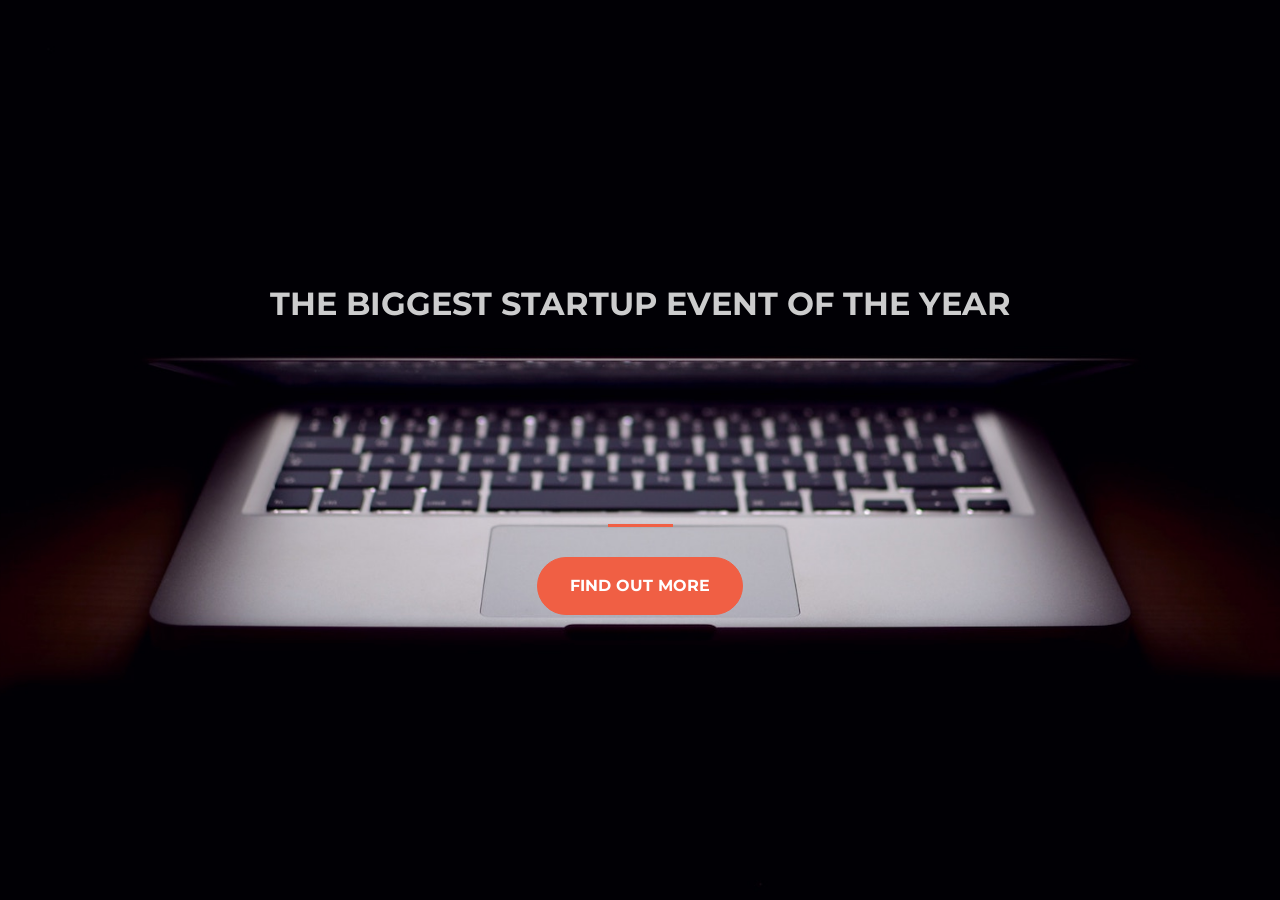
<file: index.html>
<!DOCTYPE html>
<html>
  <head>
    <title>Startup</title>

    <!-- Google Fonts -->
    <link href="https://fonts.googleapis.com/css?family=Montserrat" rel="stylesheet">

    <!-- Note that the below Bootstrap file is a specific version. If you grab the most
    current from Bootstrap website, you will see the button grow transition being a lot faster
    than in my video. Use whichever style sheet you like best! -->
    <!-- Bootstrap CSS from a CDN. This way you don't have to include the bootstrap file yourself -->
    <link rel="stylesheet" href="https://maxcdn.bootstrapcdn.com/bootstrap/4.0.0/css/bootstrap.min.css" integrity="sha384-Gn5384xqQ1aoWXA+058RXPxPg6fy4IWvTNh0E263XmFcJlSAwiGgFAW/dAiS6JXm" crossorigin="anonymous">

    <!-- My own stylesheet -->
    <link href="style.css" rel="stylesheet">
  </head>
  <body>
    <header class="startup text-center text-white d-flex">
      <div class="container my-auto">
        <div class="row">
          <div class="col-lg-12 my-auto">
            <h1 class="text-uppercase faded">
              <strong>the biggest startup event of the year</strong>
            </h1>
            <hr>
          </div>
          <div class="col-lg-12 my-auto">
			          	<!-- Begin Mailchimp Signup Form -->
			<link href="//cdn-images.mailchimp.com/embedcode/classic-10_7.css" rel="stylesheet" type="text/css">
			<style type="text/css">
				#mc_embed_signup{clear:left; font:14px Helvetica,Arial,sans-serif; }
				/* Add your own Mailchimp form style overrides in your site stylesheet or in this style block.
				   We recommend moving this block and the preceding CSS link to the HEAD of your HTML file. */
			</style>
			<div id="mc_embed_signup">
			<form action="https://gmail.us20.list-manage.com/subscribe/post?u=5b8f1b76ee02eb438706ce073&amp;id=a57b036c00" method="post" id="mc-embedded-subscribe-form" name="mc-embedded-subscribe-form" class="validate" target="_blank" novalidate>
			    <div id="mc_embed_signup_scroll">
					<div class="response" id="mce-error-response" style="display:none"></div>
					<div class="response" id="mce-success-response" style="display:none"></div>
				</div>    <!-- real people should not fill this in and expect good things - do not remove this or risk form bot signups-->
			    <div style="position: absolute; left: -5000px;" aria-hidden="true"><input type="text" name="b_5b8f1b76ee02eb438706ce073_a57b036c00" tabindex="-1" value=""></div>
			    <div class="clear"><input type="submit" value="Find out more" name="subscribe" id="mc-embedded-subscribe" class="btn btn-primary btn-xl"></div>
			    </div>
			</form>
			</div>
			<script type='text/javascript' src='//s3.amazonaws.com/downloads.mailchimp.com/js/mc-validate.js'></script><script type='text/javascript'>(function($) {window.fnames = new Array(); window.ftypes = new Array();fnames[0]='EMAIL';ftypes[0]='email';fnames[1]='FNAME';ftypes[1]='text';fnames[2]='LNAME';ftypes[2]='text';fnames[3]='ADDRESS';ftypes[3]='address';fnames[4]='PHONE';ftypes[4]='phone';fnames[5]='BIRTHDAY';ftypes[5]='birthday';}(jQuery));var $mcj = jQuery.noConflict(true);</script>
			<!--End mc_embed_signup-->
          
          </div>
        </div>
      </div>
    </header>

  </body>

</html>
</file>
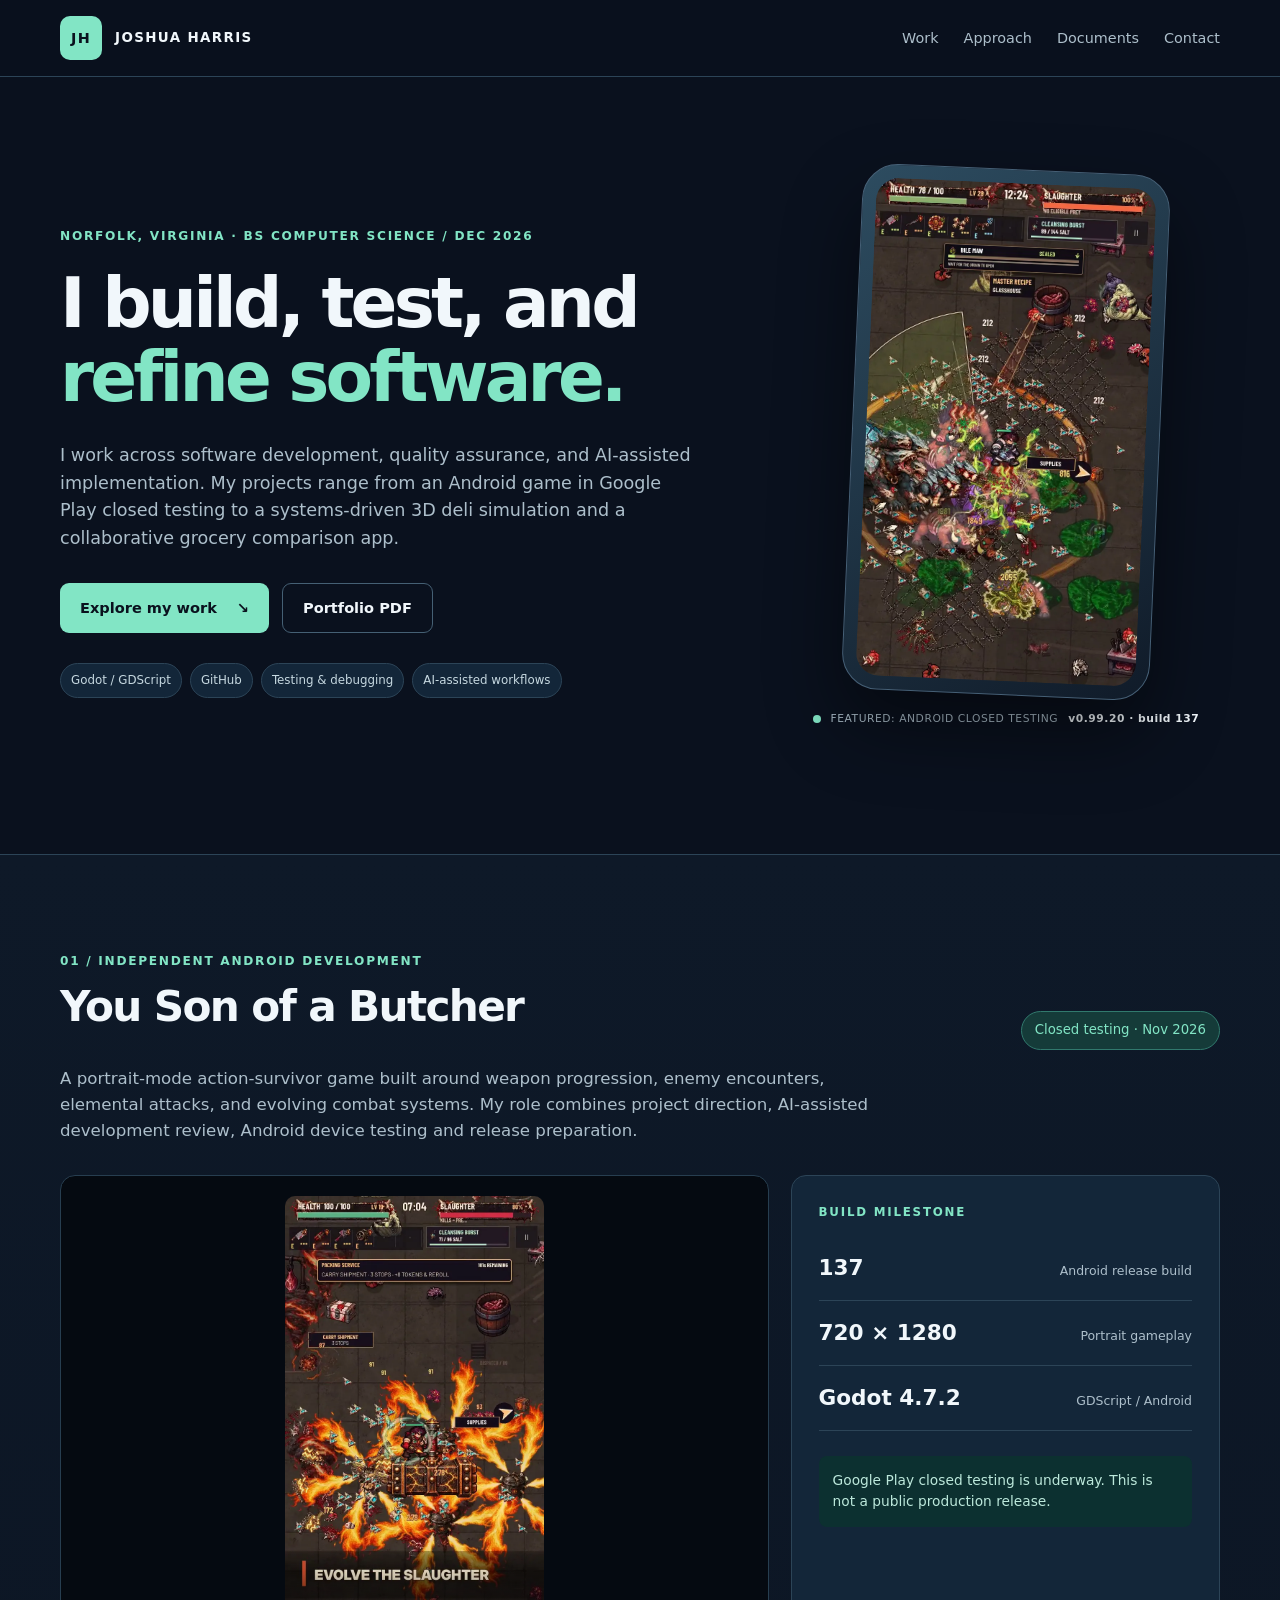
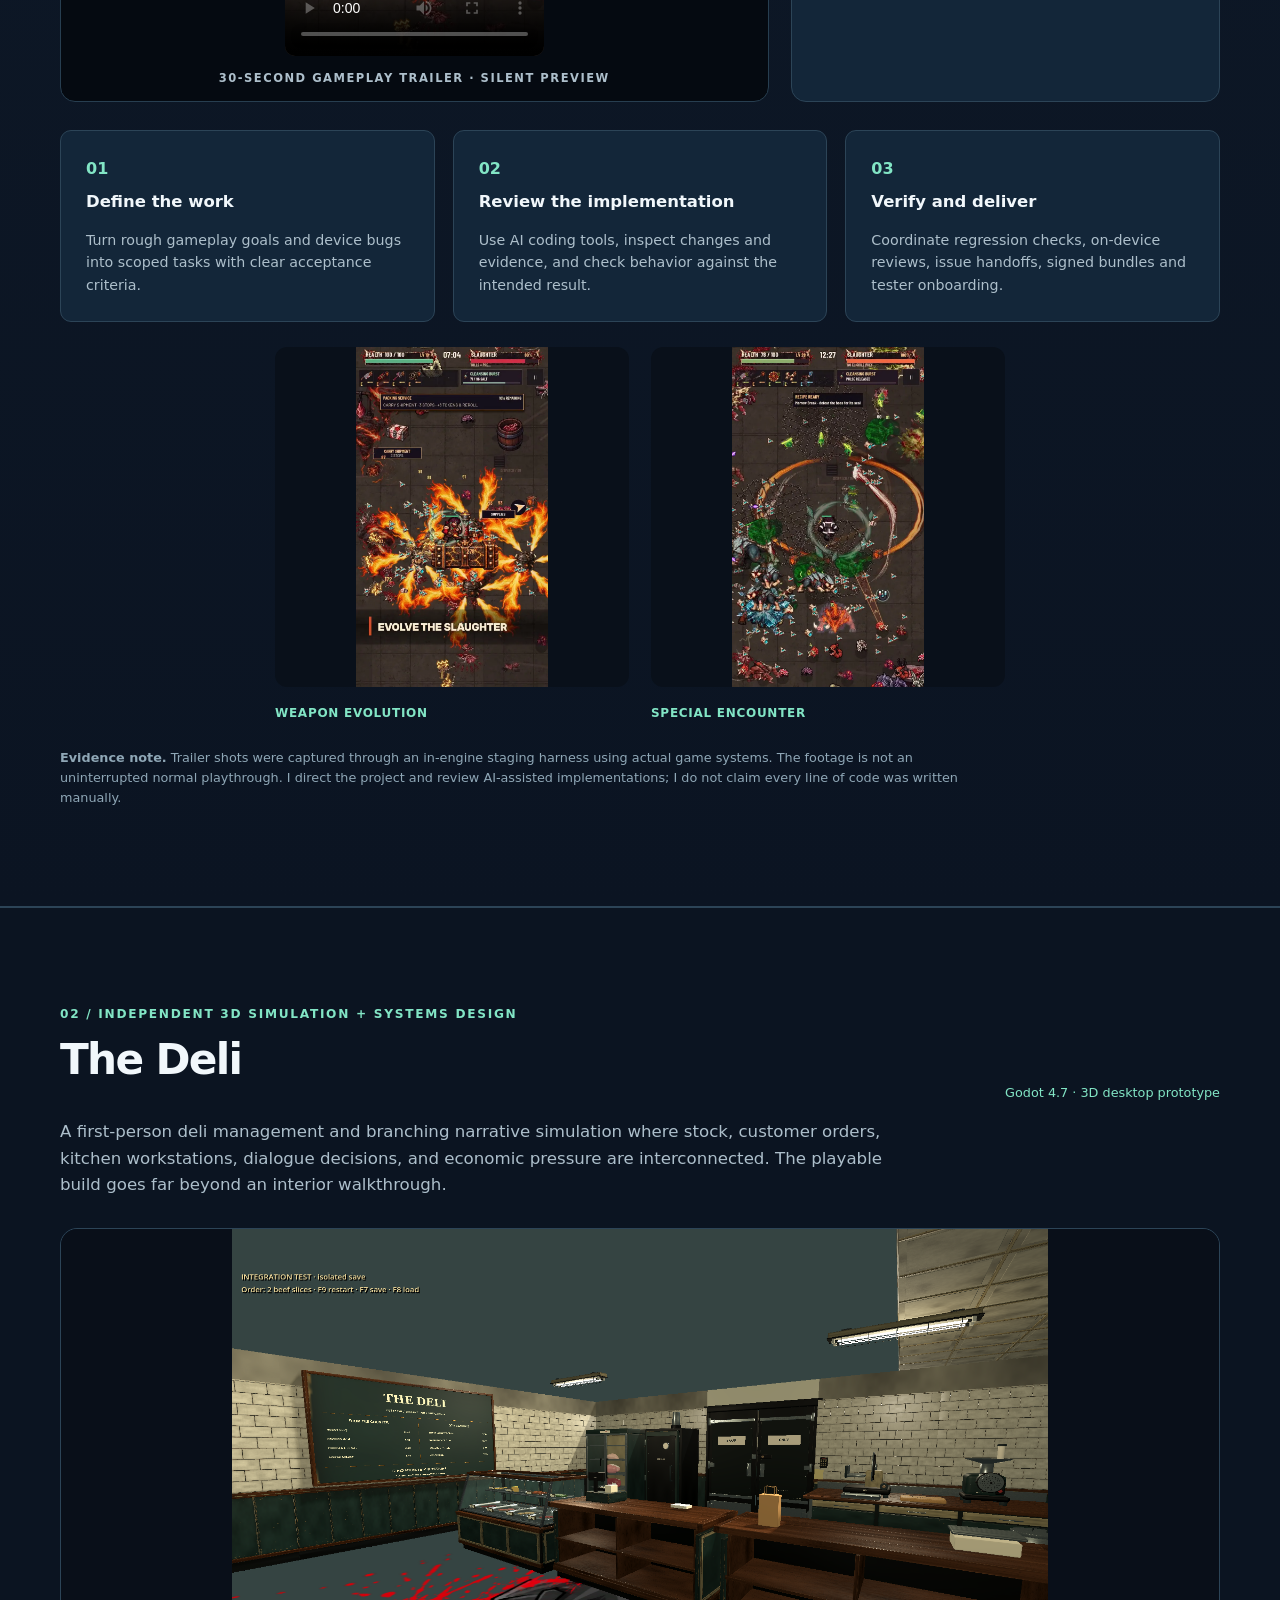
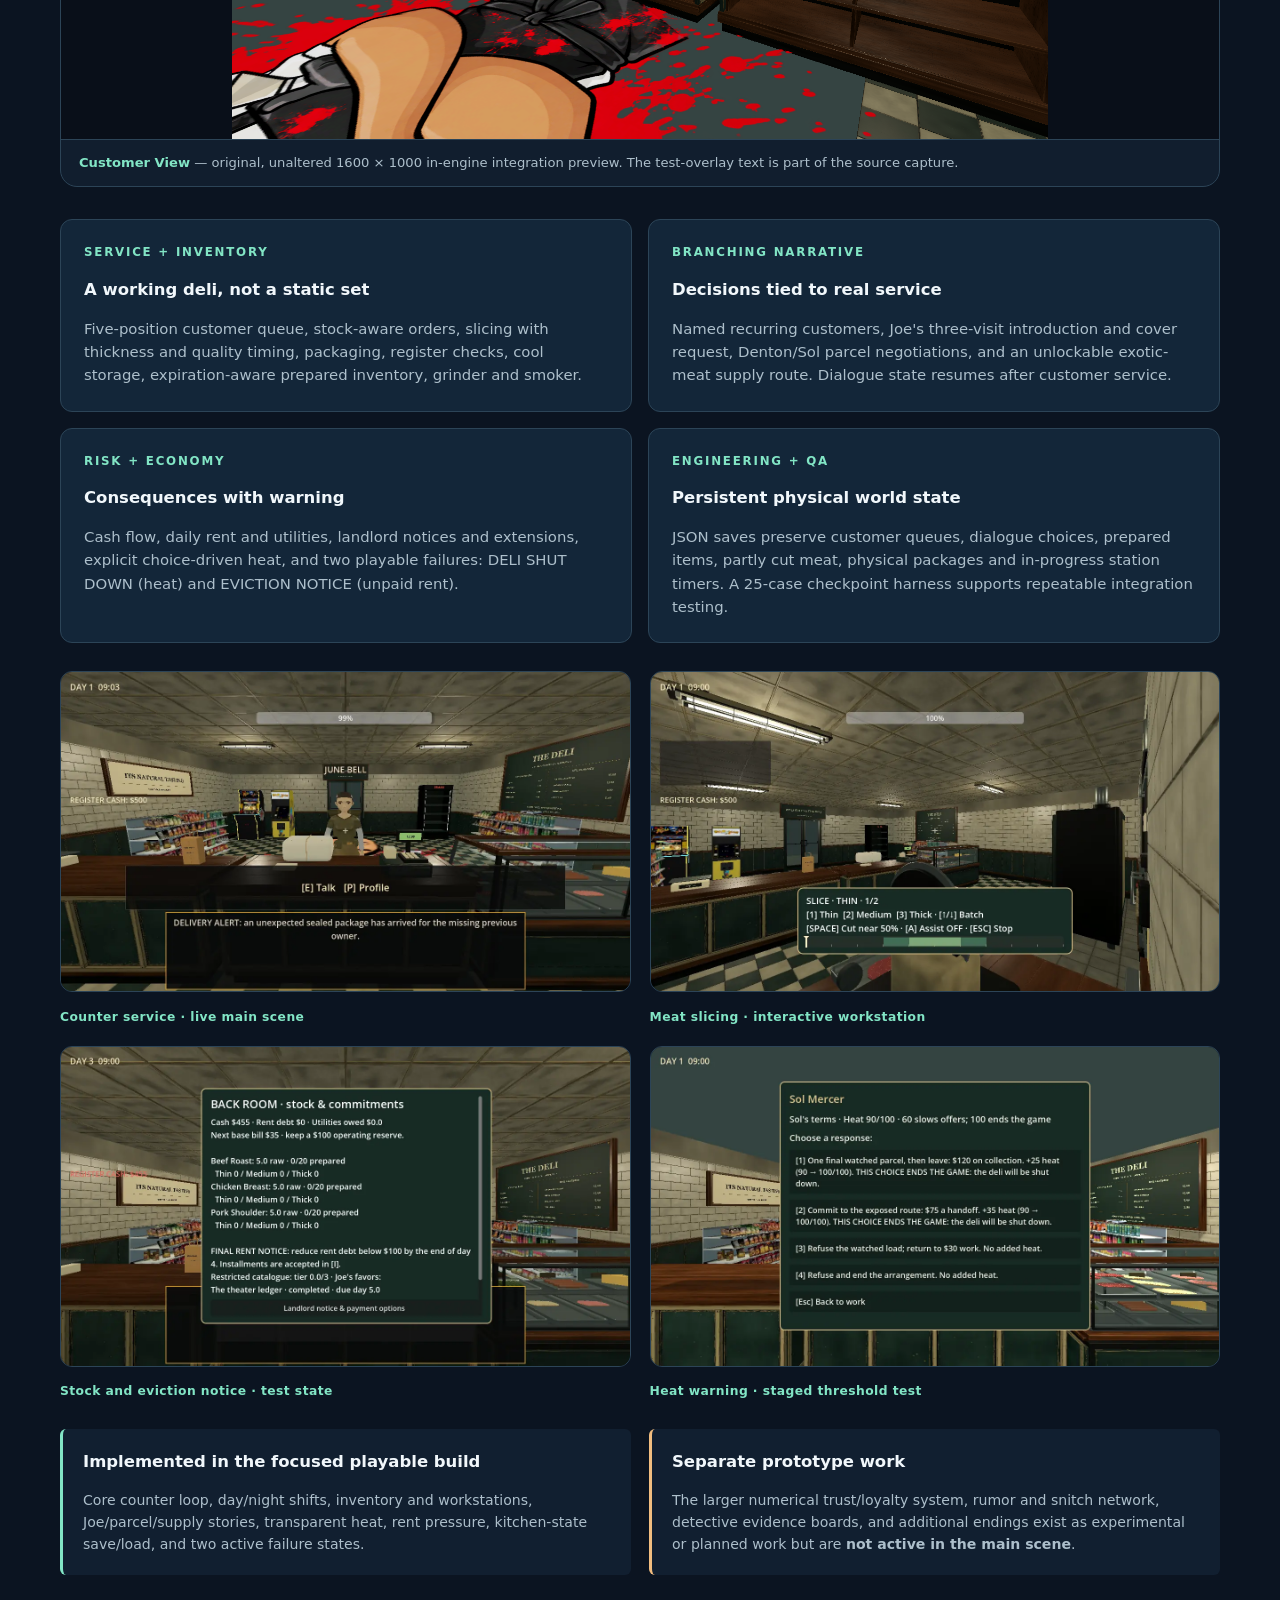
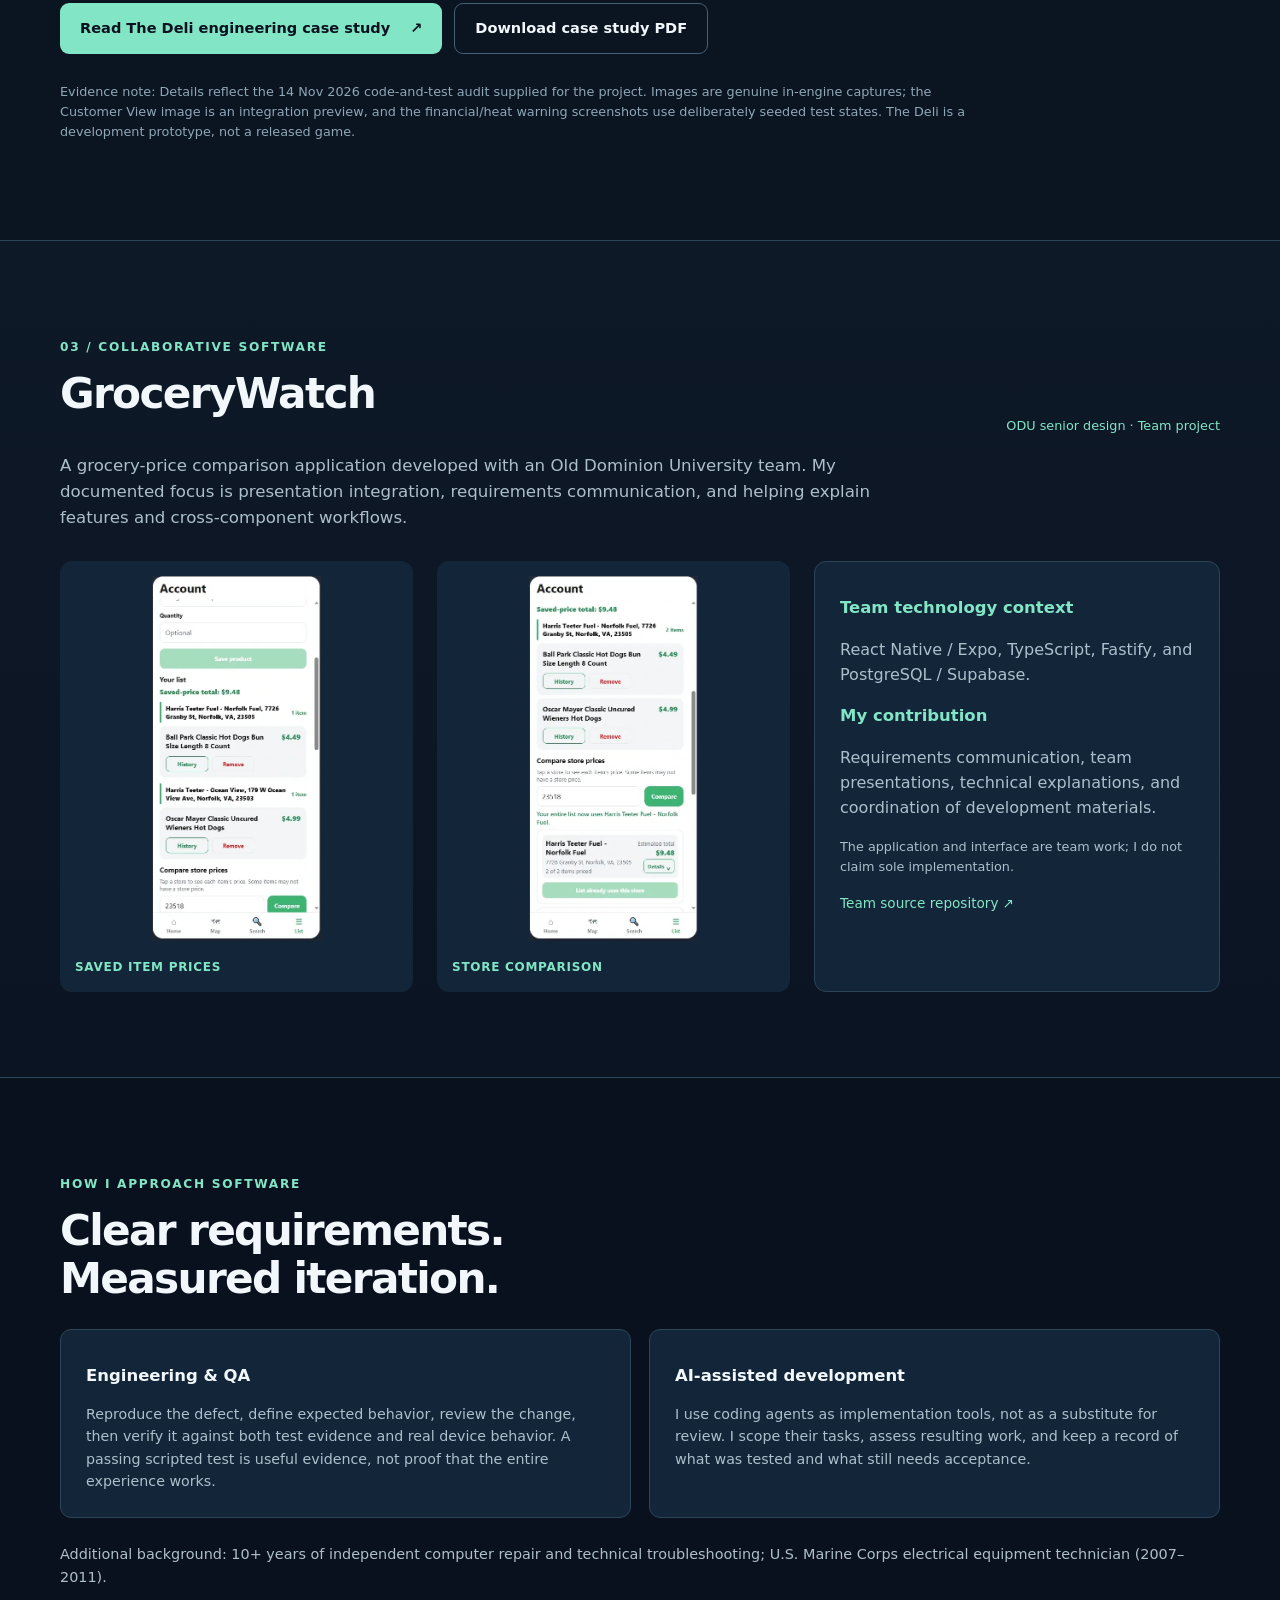
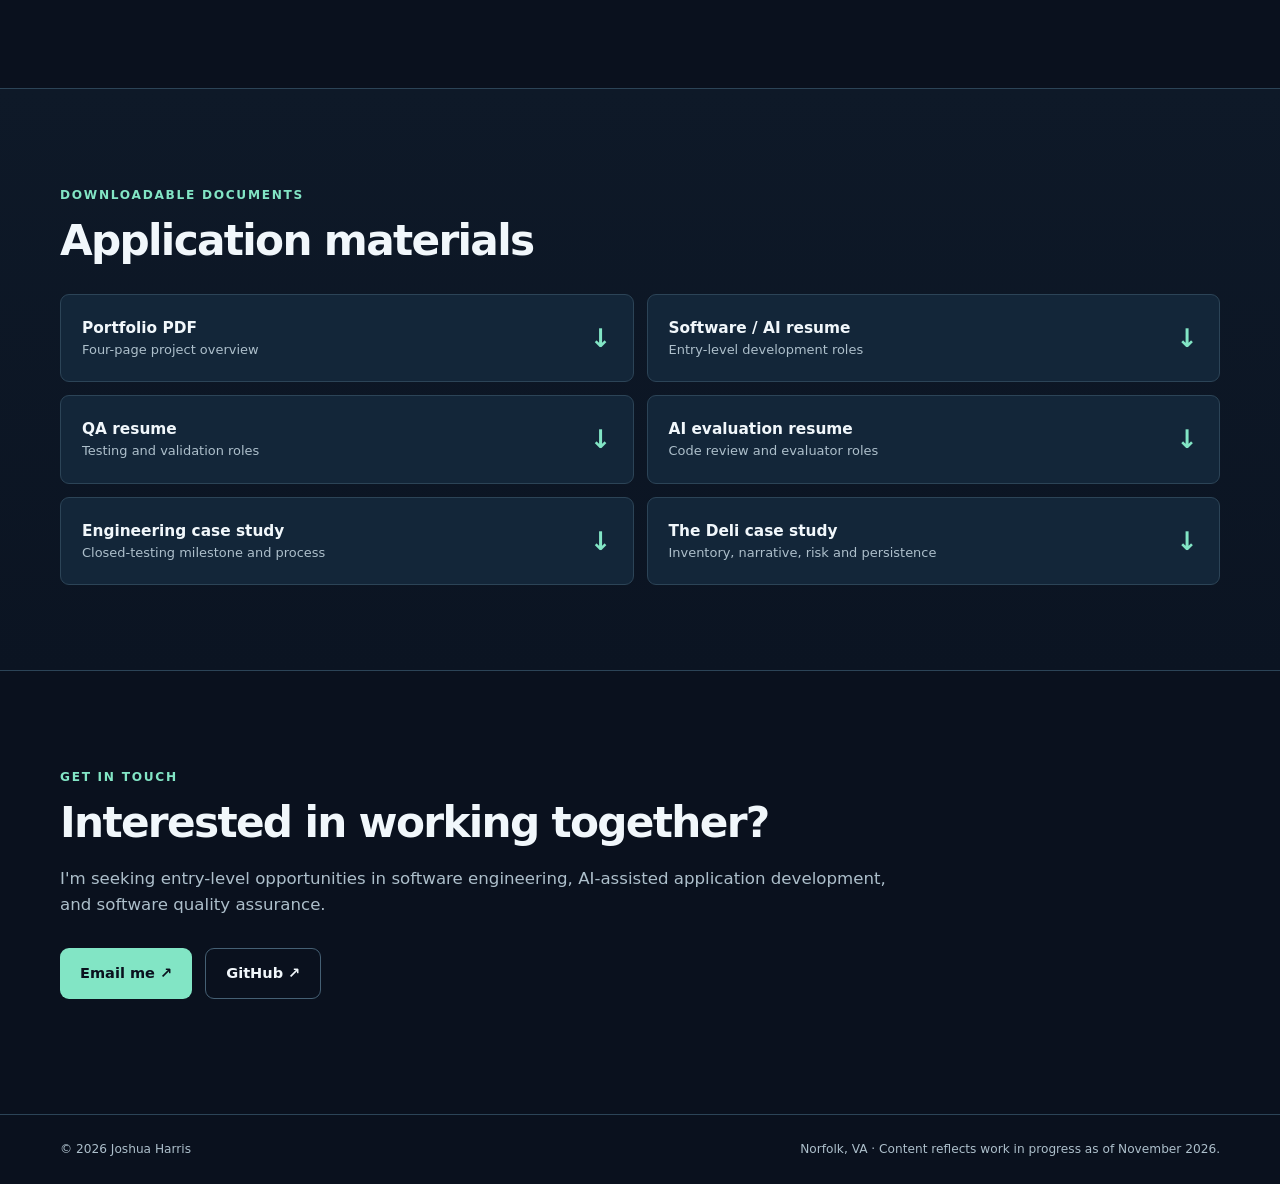
<file: career-portfolio/index.html>
<!DOCTYPE html>
<html lang="en"><head><meta charset="UTF-8"><meta name="viewport" content="width=device-width, initial-scale=1"><meta name="description" content="Joshua Harris — software development, AI-assisted engineering and software QA portfolio. Case studies in Android game delivery, 3D prototyping and collaborative mobile software."><meta name="theme-color" content="#0a111e"><title>Joshua Harris | Software Development · QA · AI-Assisted Engineering</title><link rel="stylesheet" href="styles.css"></head>
<body><a class="skip" href="#main">Skip to content</a><header class="site-header"><div class="wrap nav"><a href="#top" class="brand"><span class="monogram">JH</span><span>JOSHUA HARRIS</span></a><nav aria-label="Main navigation"><a href="#work">Work</a><a href="#approach">Approach</a><a href="#documents">Documents</a><a href="#contact">Contact</a></nav></div></header>
<main id="main"><section class="hero wrap" id="top"><div class="intro"><p class="eyebrow">NORFOLK, VIRGINIA · BS COMPUTER SCIENCE / DEC 2026</p><h1>I build, test, and<br><em>refine software.</em></h1><p class="lede">I work across software development, quality assurance, and AI-assisted implementation. My projects range from an Android game in Google Play closed testing to a systems-driven 3D deli simulation and a collaborative grocery comparison app.</p><div class="actions"><a class="btn primary" href="#work">Explore my work <span aria-hidden="true">↘</span></a><a class="btn secondary" href="documents/Joshua_Harris_Professional_Portfolio_Deli_Audit_Updated_2026.pdf" download>Portfolio PDF</a></div><div class="chips"><span>Godot / GDScript</span><span>GitHub</span><span>Testing & debugging</span><span>AI-assisted workflows</span></div></div><div class="hero-visual"><div class="phoneframe"><img src="assets/hero-combat.webp" alt="Real in-engine gameplay showing a crowded combat encounter in You Son of a Butcher"></div><div class="hero-caption"><span class="live-dot"></span><span>FEATURED: ANDROID CLOSED TESTING</span><strong>v0.99.20 · build 137</strong></div></div></section>
<section class="featured" id="work"><div class="wrap"><div class="section-heading"><div><p class="eyebrow">01 / INDEPENDENT ANDROID DEVELOPMENT</p><h2>You Son of a Butcher</h2></div><span class="status">Closed testing · Nov 2026</span></div><p class="feature-lede">A portrait-mode action-survivor game built around weapon progression, enemy encounters, elemental attacks, and evolving combat systems. My role combines project direction, AI-assisted development review, Android device testing and release preparation.</p><div class="video-layout"><div class="video-wrap"><video controls playsinline preload="metadata" poster="assets/hero-evolution.webp" aria-label="You Son of a Butcher closed-testing gameplay trailer. Scenes are staged from authentic in-engine gameplay."><source src="assets/YSOAB_Closed_Testing_Trailer.mp4" type="video/mp4">Your browser does not support video playback.</video><span class="video-tag">30-SECOND GAMEPLAY TRAILER · SILENT PREVIEW</span></div><div class="spec-panel"><p class="micro">BUILD MILESTONE</p><div class="metric"><strong>137</strong><span>Android release build</span></div><div class="metric"><strong>720 × 1280</strong><span>Portrait gameplay</span></div><div class="metric"><strong>Godot 4.7.2</strong><span>GDScript / Android</span></div><div class="notice">Google Play closed testing is underway. This is not a public production release.</div></div></div><div class="three-column"><article><span class="step">01</span><h3>Define the work</h3><p>Turn rough gameplay goals and device bugs into scoped tasks with clear acceptance criteria.</p></article><article><span class="step">02</span><h3>Review the implementation</h3><p>Use AI coding tools, inspect changes and evidence, and check behavior against the intended result.</p></article><article><span class="step">03</span><h3>Verify and deliver</h3><p>Coordinate regression checks, on-device reviews, issue handoffs, signed bundles and tester onboarding.</p></article></div><div class="gallery"><figure><img src="assets/hero-evolution.webp" alt="In-engine weapon evolution attack effect"><figcaption>Weapon evolution</figcaption></figure><figure><img src="assets/hero-ring.webp" alt="Survival-game encounter with an enemy ring and swirling weapon attacks"><figcaption>Special encounter</figcaption></figure></div><p class="disclosure"><strong>Evidence note.</strong> Trailer shots were captured through an in-engine staging harness using actual game systems. The footage is not an uninterrupted normal playthrough. I direct the project and review AI-assisted implementations; I do not claim every line of code was written manually.</p></div></section>
<section class="other deli-feature" id="the-deli"><div class="wrap">
  <div class="section-heading"><div><p class="eyebrow">02 / INDEPENDENT 3D SIMULATION + SYSTEMS DESIGN</p><h2>The Deli</h2></div><span class="label">Godot 4.7 · 3D desktop prototype</span></div>
  <p class="feature-lede">A first-person deli management and branching narrative simulation where stock, customer orders, kitchen workstations, dialogue decisions, and economic pressure are interconnected. The playable build goes far beyond an interior walkthrough.</p>
  <figure class="deli-hero-capture"><img loading="lazy" src="assets/deli_02_customer_view.png" alt="Original integration-test view of The Deli interior, including chalkboard menu, display counters, cold storage, smoker and slicer"/><figcaption><strong>Customer View</strong> — original, unaltered 1600 × 1000 in-engine integration preview. The test-overlay text is part of the source capture.</figcaption></figure>
  <div class="deli-systems-grid">
    <article><p class="micro">SERVICE + INVENTORY</p><h3>A working deli, not a static set</h3><p>Five-position customer queue, stock-aware orders, slicing with thickness and quality timing, packaging, register checks, cool storage, expiration-aware prepared inventory, grinder and smoker.</p></article>
    <article><p class="micro">BRANCHING NARRATIVE</p><h3>Decisions tied to real service</h3><p>Named recurring customers, Joe's three-visit introduction and cover request, Denton/Sol parcel negotiations, and an unlockable exotic-meat supply route. Dialogue state resumes after customer service.</p></article>
    <article><p class="micro">RISK + ECONOMY</p><h3>Consequences with warning</h3><p>Cash flow, daily rent and utilities, landlord notices and extensions, explicit choice-driven heat, and two playable failures: DELI SHUT DOWN (heat) and EVICTION NOTICE (unpaid rent).</p></article>
    <article><p class="micro">ENGINEERING + QA</p><h3>Persistent physical world state</h3><p>JSON saves preserve customer queues, dialogue choices, prepared items, partly cut meat, physical packages and in-progress station timers. A 25-case checkpoint harness supports repeatable integration testing.</p></article>
  </div>
  <div class="deli-evidence-grid">
    <figure><img loading="lazy" src="assets/deli_01_active_customer_service.webp" alt="Active customer-service queue and Day 1 parcel alert in the runtime game"/><figcaption>Counter service · live main scene</figcaption></figure>
    <figure><img loading="lazy" src="assets/deli_02_meat_slicing_qte.webp" alt="Interactive slicer with thickness settings, timing, and batch controls"/><figcaption>Meat slicing · interactive workstation</figcaption></figure>
    <figure><img loading="lazy" src="assets/deli_04_backroom_inventory_and_landlord_warning.webp" alt="Staged inventory overview with raw and prepared stock plus landlord warning"/><figcaption>Stock and eviction notice · test state</figcaption></figure>
    <figure><img loading="lazy" src="assets/deli_07_heat_risk_and_shutdown_warning.webp" alt="Staged high-heat decision showing explicit game-over risk in choice buttons"/><figcaption>Heat warning · staged threshold test</figcaption></figure>
  </div>
  <div class="deli-honesty"><div><h3>Implemented in the focused playable build</h3><p>Core counter loop, day/night shifts, inventory and workstations, Joe/parcel/supply stories, transparent heat, rent pressure, kitchen-state save/load, and two active failure states.</p></div><div><h3>Separate prototype work</h3><p>The larger numerical trust/loyalty system, rumor and snitch network, detective evidence boards, and additional endings exist as experimental or planned work but are <strong>not active in the main scene</strong>.</p></div></div>
  <div class="deli-actions"><a class="btn primary" href="the-deli.html">Read The Deli engineering case study <span aria-hidden="true">↗</span></a><a class="btn secondary" href="documents/Joshua_Harris_The_Deli_Engineering_Case_Study.pdf" download>Download case study PDF</a></div>
  <p class="disclosure">Evidence note: Details reflect the 14 Nov 2026 code-and-test audit supplied for the project. Images are genuine in-engine captures; the Customer View image is an integration preview, and the financial/heat warning screenshots use deliberately seeded test states. The Deli is a development prototype, not a released game.</p>
</div></section>
<section class="team"><div class="wrap"><div class="section-heading"><div><p class="eyebrow">03 / COLLABORATIVE SOFTWARE</p><h2>GroceryWatch</h2></div><span class="label">ODU senior design · Team project</span></div><p>A grocery-price comparison application developed with an Old Dominion University team. My documented focus is presentation integration, requirements communication, and helping explain features and cross-component workflows.</p><div class="grocery-grid"><figure><img src="assets/grocery-prices.webp" alt="Actual running-app screen with saved grocery items and prices"><figcaption>Saved item prices</figcaption></figure><figure><img src="assets/grocery-compare.webp" alt="Actual running-app store comparison screen"><figcaption>Store comparison</figcaption></figure><div class="grocery-notes"><h3>Team technology context</h3><p>React Native / Expo, TypeScript, Fastify, and PostgreSQL / Supabase.</p><h3>My contribution</h3><p>Requirements communication, team presentations, technical explanations, and coordination of development materials.</p><p class="disclosure">The application and interface are team work; I do not claim sole implementation.</p><a href="https://github.com/iMakeItFun/f26-GroceryWatch" target="_blank" rel="noopener noreferrer" class="subtle-link">Team source repository ↗</a></div></div></div></section>
<section class="approach wrap" id="approach"><p class="eyebrow">HOW I APPROACH SOFTWARE</p><h2>Clear requirements.<br>Measured iteration.</h2><div class="two-column"><article><h3>Engineering & QA</h3><p>Reproduce the defect, define expected behavior, review the change, then verify it against both test evidence and real device behavior. A passing scripted test is useful evidence, not proof that the entire experience works.</p></article><article><h3>AI-assisted development</h3><p>I use coding agents as implementation tools, not as a substitute for review. I scope their tasks, assess resulting work, and keep a record of what was tested and what still needs acceptance.</p></article></div><p class="minor">Additional background: 10+ years of independent computer repair and technical troubleshooting; U.S. Marine Corps electrical equipment technician (2007–2011).</p></section>
<section class="documents" id="documents"><div class="wrap"><p class="eyebrow">DOWNLOADABLE DOCUMENTS</p><h2>Application materials</h2><div class="downloads"><a href="documents/Joshua_Harris_Professional_Portfolio_Deli_Audit_Updated_2026.pdf" download><strong>Portfolio PDF</strong><span>Four-page project overview</span><b aria-hidden="true">↓</b></a><a href="documents/Joshua_Harris_AI_Software_Resume_Closed_Testing.pdf" download><strong>Software / AI resume</strong><span>Entry-level development roles</span><b aria-hidden="true">↓</b></a><a href="documents/Joshua_Harris_QA_Resume_Closed_Testing.pdf" download><strong>QA resume</strong><span>Testing and validation roles</span><b aria-hidden="true">↓</b></a><a href="documents/Joshua_Harris_AI_Coding_Evaluation_Resume_Closed_Testing.pdf" download><strong>AI evaluation resume</strong><span>Code review and evaluator roles</span><b aria-hidden="true">↓</b></a><a href="documents/Joshua_Harris_YSOAB_Engineering_Case_Study.pdf" download><strong>Engineering case study</strong><span>Closed-testing milestone and process</span><b aria-hidden="true">↓</b></a><a href="documents/Joshua_Harris_The_Deli_Engineering_Case_Study.pdf" download><strong>The Deli case study</strong><span>Inventory, narrative, risk and persistence</span><b aria-hidden="true">↓</b></a></div></div></section>
<section class="contact wrap" id="contact"><p class="eyebrow">GET IN TOUCH</p><h2>Interested in working together?</h2><p>I'm seeking entry-level opportunities in software engineering, AI-assisted application development, and software quality assurance.</p><div class="actions"><a class="btn primary" href="mailto:Jharr075@odu.edu">Email me ↗</a><a class="btn secondary" href="https://github.com/joshuaharris1989" target="_blank" rel="noopener noreferrer">GitHub ↗</a></div></section></main><footer><div class="wrap footer"><span>© 2026 Joshua Harris</span><span>Norfolk, VA · Content reflects work in progress as of November 2026.</span></div></footer></body></html>
</file>
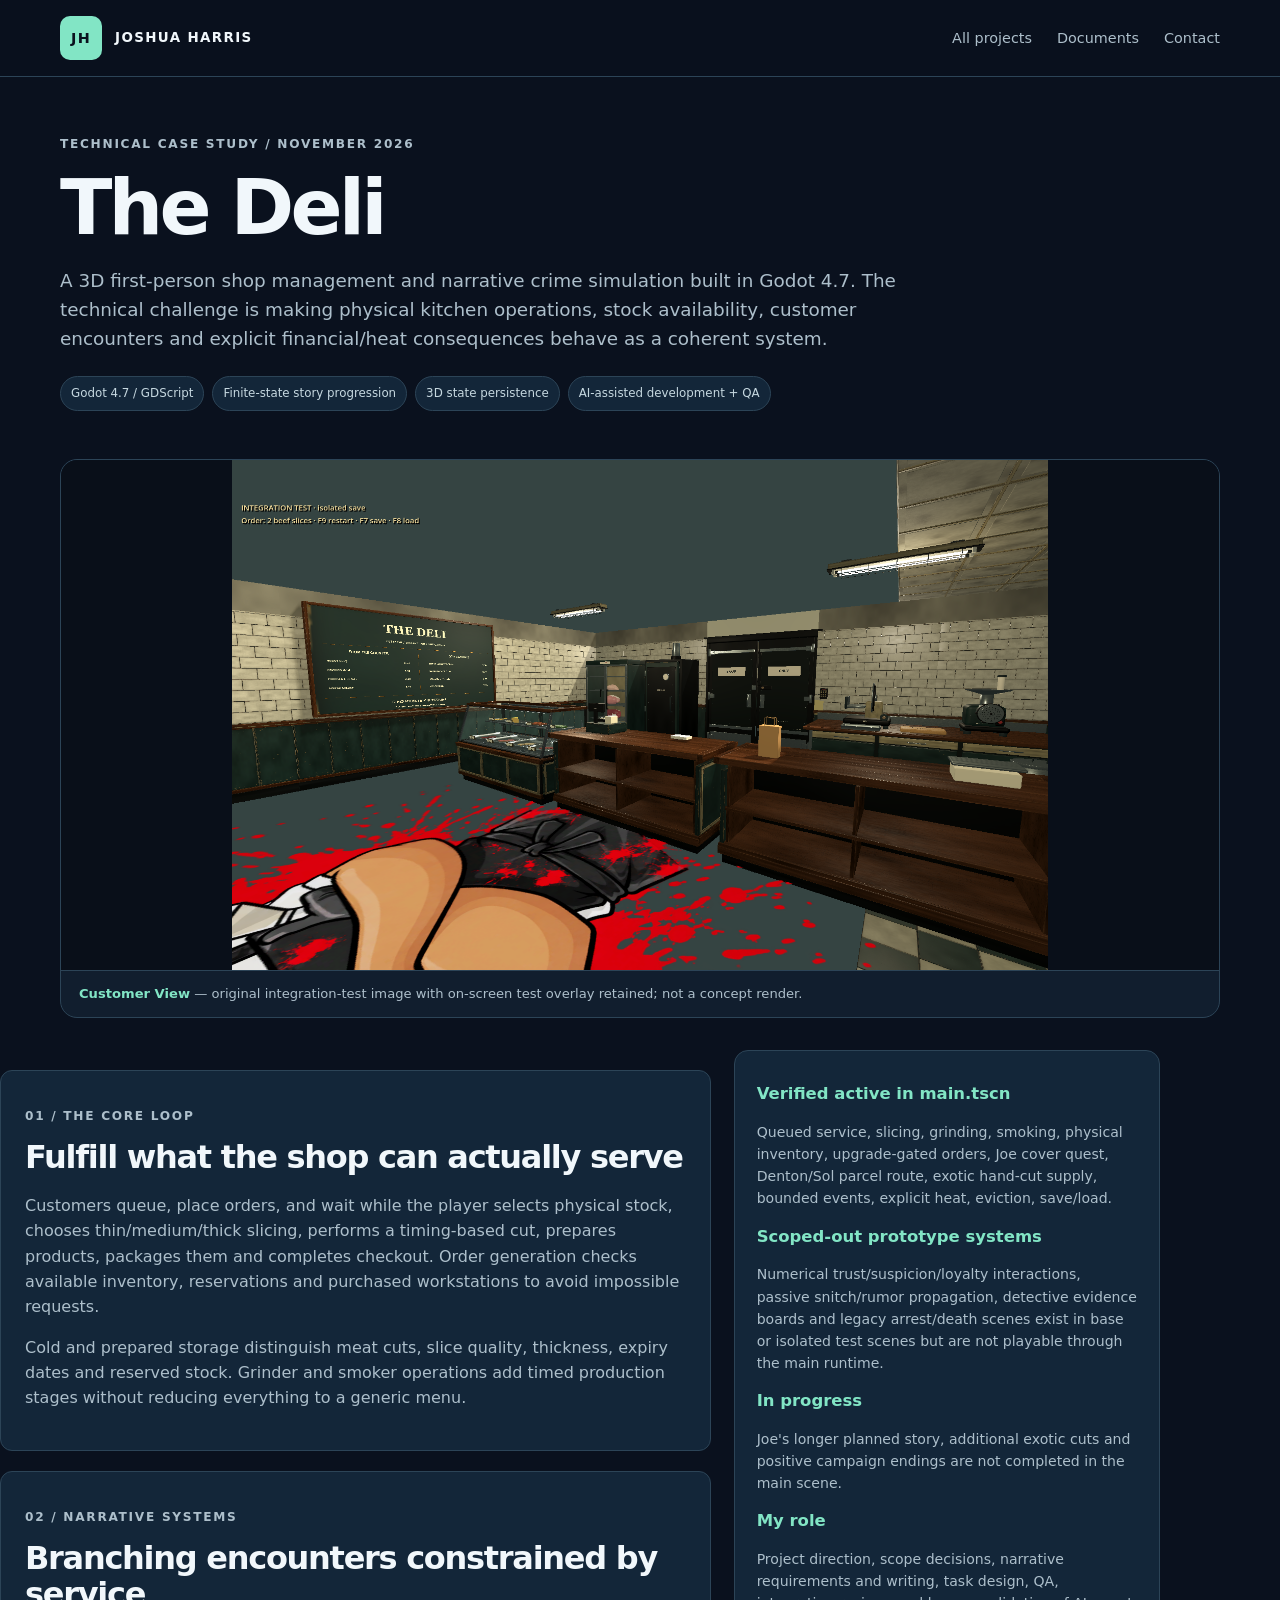
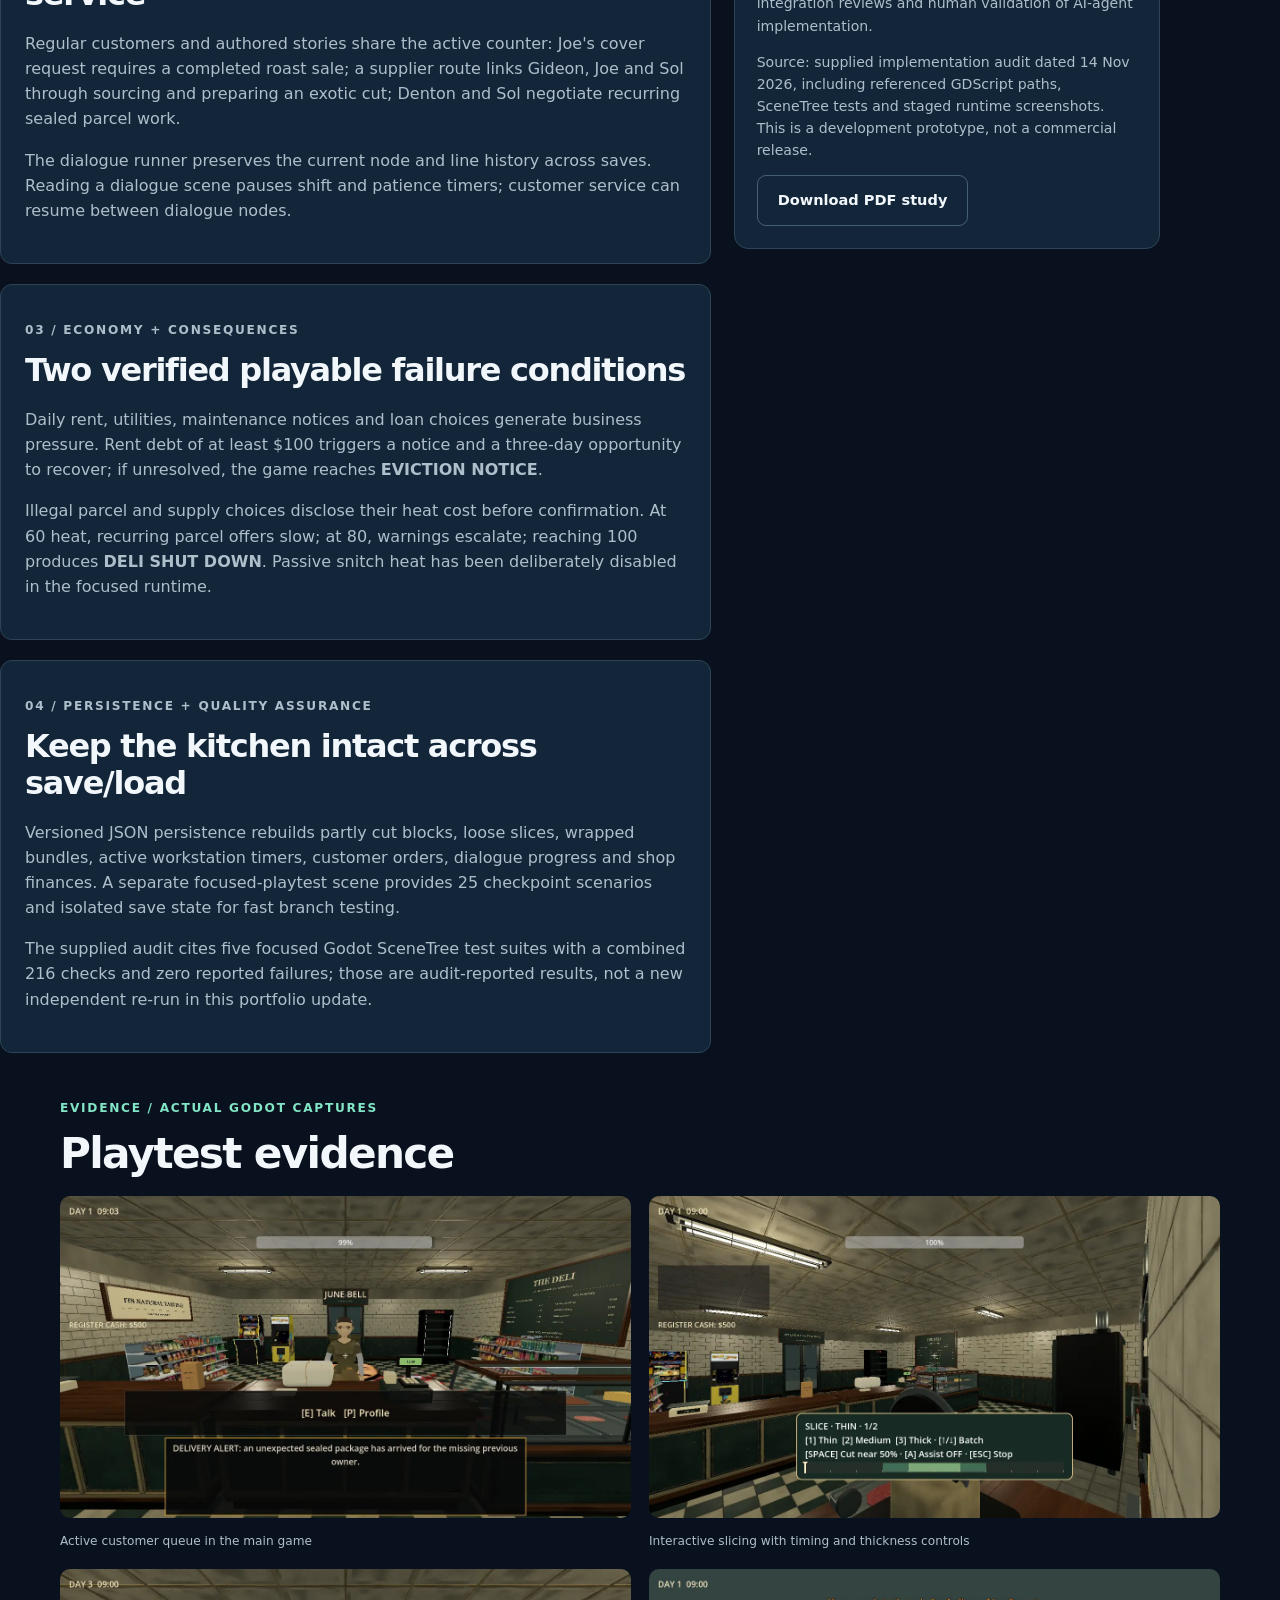
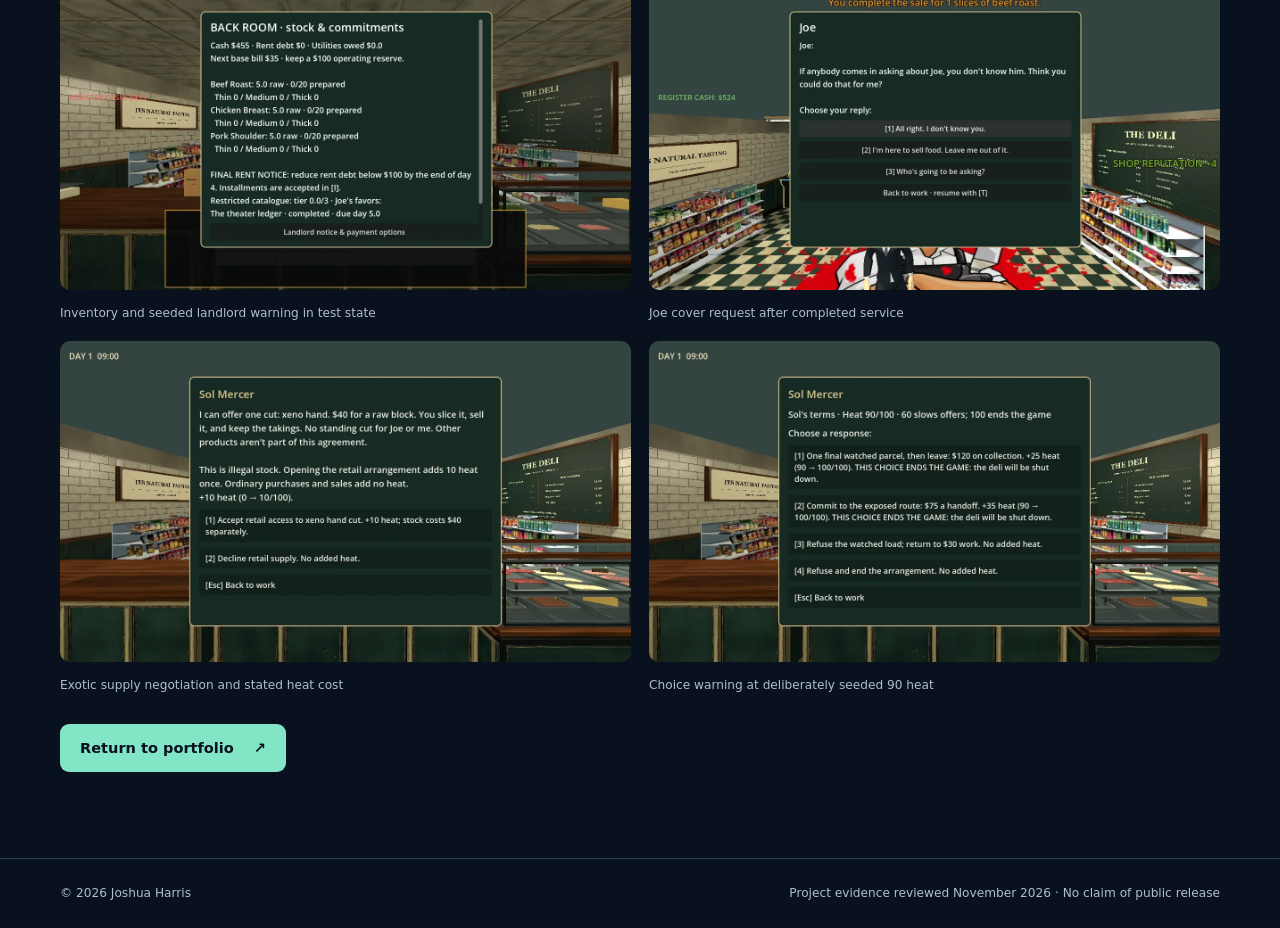
<file: career-portfolio/the-deli.html>
<!DOCTYPE html><html lang="en"><head><meta charset="utf-8"><meta name="viewport" content="width=device-width, initial-scale=1"><meta name="description" content="The Deli — a verified technical case study in simulation systems, persistence, branching dialogue, heat and software QA."><title>The Deli | Engineering Case Study — Joshua Harris</title><link rel="stylesheet" href="styles.css"></head><body><a class="skip" href="#main">Skip to content</a><header class="site-header"><div class="wrap nav"><a href="index.html#top" class="brand"><span class="monogram">JH</span><span>JOSHUA HARRIS</span></a><nav aria-label="Navigation"><a href="index.html#work">All projects</a><a href="index.html#documents">Documents</a><a href="index.html#contact">Contact</a></nav></div></header><main id="main"><section class="wrap case-header"><p class="eyebrow">TECHNICAL CASE STUDY / NOVEMBER 2026</p><h1 style="font-size:clamp(2.8rem,6vw,5rem);line-height:1.05;letter-spacing:-.05em;margin:14px 0">The Deli</h1><p style="font-size:1.15rem">A 3D first-person shop management and narrative crime simulation built in Godot 4.7. The technical challenge is making physical kitchen operations, stock availability, customer encounters and explicit financial/heat consequences behave as a coherent system.</p><div class="chips"><span>Godot 4.7 / GDScript</span><span>Finite-state story progression</span><span>3D state persistence</span><span>AI-assisted development + QA</span></div></section>
<section class="wrap"><figure class="deli-hero-capture"><img src="assets/deli_02_customer_view.png" alt="The Deli customer-view interior from an original integration preview"><figcaption><strong>Customer View</strong> — original integration-test image with on-screen test overlay retained; not a concept render.</figcaption></figure></section>
<section class="wrap case-layout"><div class="case-body"><article><p class="eyebrow">01 / THE CORE LOOP</p><h2>Fulfill what the shop can actually serve</h2><p>Customers queue, place orders, and wait while the player selects physical stock, chooses thin/medium/thick slicing, performs a timing-based cut, prepares products, packages them and completes checkout. Order generation checks available inventory, reservations and purchased workstations to avoid impossible requests.</p><p>Cold and prepared storage distinguish meat cuts, slice quality, thickness, expiry dates and reserved stock. Grinder and smoker operations add timed production stages without reducing everything to a generic menu.</p></article>
<article><p class="eyebrow">02 / NARRATIVE SYSTEMS</p><h2>Branching encounters constrained by service</h2><p>Regular customers and authored stories share the active counter: Joe's cover request requires a completed roast sale; a supplier route links Gideon, Joe and Sol through sourcing and preparing an exotic cut; Denton and Sol negotiate recurring sealed parcel work.</p><p>The dialogue runner preserves the current node and line history across saves. Reading a dialogue scene pauses shift and patience timers; customer service can resume between dialogue nodes.</p></article>
<article><p class="eyebrow">03 / ECONOMY + CONSEQUENCES</p><h2>Two verified playable failure conditions</h2><p>Daily rent, utilities, maintenance notices and loan choices generate business pressure. Rent debt of at least $100 triggers a notice and a three-day opportunity to recover; if unresolved, the game reaches <strong>EVICTION NOTICE</strong>.</p><p>Illegal parcel and supply choices disclose their heat cost before confirmation. At 60 heat, recurring parcel offers slow; at 80, warnings escalate; reaching 100 produces <strong>DELI SHUT DOWN</strong>. Passive snitch heat has been deliberately disabled in the focused runtime.</p></article>
<article><p class="eyebrow">04 / PERSISTENCE + QUALITY ASSURANCE</p><h2>Keep the kitchen intact across save/load</h2><p>Versioned JSON persistence rebuilds partly cut blocks, loose slices, wrapped bundles, active workstation timers, customer orders, dialogue progress and shop finances. A separate focused-playtest scene provides 25 checkpoint scenarios and isolated save state for fast branch testing.</p><p>The supplied audit cites five focused Godot SceneTree test suites with a combined 216 checks and zero reported failures; those are audit-reported results, not a new independent re-run in this portfolio update.</p></article></div>
<aside class="case-aside"><h3>Verified active in main.tscn</h3><p>Queued service, slicing, grinding, smoking, physical inventory, upgrade-gated orders, Joe cover quest, Denton/Sol parcel route, exotic hand-cut supply, bounded events, explicit heat, eviction, save/load.</p><h3>Scoped-out prototype systems</h3><p>Numerical trust/suspicion/loyalty interactions, passive snitch/rumor propagation, detective evidence boards and legacy arrest/death scenes exist in base or isolated test scenes but are not playable through the main runtime.</p><h3>In progress</h3><p>Joe's longer planned story, additional exotic cuts and positive campaign endings are not completed in the main scene.</p><h3>My role</h3><p>Project direction, scope decisions, narrative requirements and writing, task design, QA, integration reviews and human validation of AI-agent implementation.</p><p class="disclosure">Source: supplied implementation audit dated 14 Nov 2026, including referenced GDScript paths, SceneTree tests and staged runtime screenshots. This is a development prototype, not a commercial release.</p><a class="btn secondary" href="documents/Joshua_Harris_The_Deli_Engineering_Case_Study.pdf" download>Download PDF study</a></aside></section>
<section class="wrap" style="padding-bottom:70px"><p class="eyebrow">EVIDENCE / ACTUAL GODOT CAPTURES</p><h2>Playtest evidence</h2><div class="case-photos"><figure><img src="assets/deli_01_active_customer_service.webp" alt="Customer in active service queue and Day 1 parcel alert"><figcaption>Active customer queue in the main game</figcaption></figure><figure><img src="assets/deli_02_meat_slicing_qte.webp" alt="Timing-based slicer controls"><figcaption>Interactive slicing with timing and thickness controls</figcaption></figure><figure><img src="assets/deli_04_backroom_inventory_and_landlord_warning.webp" alt="Management inventory with seeded eviction notice"><figcaption>Inventory and seeded landlord warning in test state</figcaption></figure><figure><img src="assets/deli_05_joe_campaign_dialogue_and_checkout.webp" alt="Joe dialogue following the sale of roast"><figcaption>Joe cover request after completed service</figcaption></figure><figure><img src="assets/deli_06_exotic_supply_terms_and_heat_disclosure.webp" alt="Supplier terms showing explicit heat impact"><figcaption>Exotic supply negotiation and stated heat cost</figcaption></figure><figure><img src="assets/deli_07_heat_risk_and_shutdown_warning.webp" alt="Seeded 90 heat test of shutdown warning"><figcaption>Choice warning at deliberately seeded 90 heat</figcaption></figure></div><p style="margin-top:28px"><a class="btn primary" href="index.html#the-deli">Return to portfolio <span aria-hidden="true">↗</span></a></p></section></main><footer><div class="wrap footer"><span>© 2026 Joshua Harris</span><span>Project evidence reviewed November 2026 · No claim of public release</span></div></footer></body></html>
</file>
<file: style.css>
body,
html {
  width: 100%;
  height: 100%; 
}

body {
  font-family: 'Montserrat', sans-serif;
}

hr {
  max-width: 65px;
  border-width: 3px;
  border-color: #F05F44; 
}

.faded {
  color: rgba(255, 255, 255, 0.8); 
}

header.startup {
  background-position: center;
  background-image: url("header.jpg");
  background-size: cover;
  height: 100%;
}

header.startup hr {
  margin-top: 200px;
  margin-bottom: 30px; 
}

header.startup h1 {
  font-size: 2rem; 
}

.btn {
  font-weight: 700;
  text-transform: uppercase;
  border-radius: 300px;
  font-family: 'Montserrat', sans-serif;
}

.btn-xl {
  padding: 1rem 2rem; 
}

.btn-primary {
  background-color: #F05F44;
  border-color: #F05F44; }

.btn-primary:hover {
  background-color: #ee4b08;
  border-color: #ee4b08;
  border-width: 5px;
  cursor: pointer;
}
</file>
<file: career-portfolio/styles.css>
:root{--bg:#0a111e;--panel:#132639;--panel2:#182f41;--mint:#82e5c5;--text:#f1f7fb;--muted:#adbfcb;--line:#2c4457;--gold:#f2bd7f}*{box-sizing:border-box}html{scroll-behavior:smooth}body{margin:0;background:var(--bg);color:var(--text);font-family:system-ui,-apple-system,"Segoe UI",Roboto,Arial,sans-serif;line-height:1.57}a{color:inherit;text-decoration:none}a:focus-visible,video:focus-visible{outline:3px solid var(--gold);outline-offset:3px}.skip{position:absolute;left:-9999px}.skip:focus{left:16px;top:12px;background:white;color:#000;z-index:100;padding:10px}.wrap{width:min(1160px,calc(100% - 64px));margin:auto}.site-header{position:sticky;top:0;z-index:10;background:rgba(10,17,30,.93);border-bottom:1px solid var(--line);backdrop-filter:blur(16px)}.nav{display:flex;justify-content:space-between;align-items:center;min-height:76px}.brand{display:flex;align-items:center;gap:13px;font-size:.84rem;font-weight:800;letter-spacing:.1em}.monogram{background:var(--mint);color:var(--bg);border-radius:10px;font-size:.9rem;padding:11px}.nav nav{display:flex;gap:25px;color:var(--muted);font-size:.9rem}.nav nav a:hover,.subtle-link:hover{color:var(--mint)}.hero{padding:92px 0 110px;display:grid;grid-template-columns:1.2fr .8fr;gap:7vw;align-items:center}.eyebrow{font-size:.76rem;font-weight:800;letter-spacing:.14em;color:var(--mint);text-transform:uppercase}.intro h1{font-size:clamp(3rem,5.4vw,5.4rem);line-height:1.08;letter-spacing:-.055em;margin:20px 0 27px}.intro h1 em{font-style:normal;color:var(--mint)}.lede{color:var(--muted);font-size:1.1rem;max-width:640px}.actions{display:flex;flex-wrap:wrap;gap:13px;margin:30px 0}.btn{padding:13px 20px;font-weight:700;border-radius:9px;font-size:.91rem;display:inline-flex;align-items:center;gap:20px}.btn.primary{background:var(--mint);color:#0a111e}.btn.secondary{border:1px solid #456074;color:var(--text)}.btn:hover{transform:translateY(-1px)}.chips{display:flex;gap:8px;flex-wrap:wrap;margin-top:22px}.chips span{padding:7px 10px;background:var(--panel);border:1px solid var(--line);color:#c6d8e0;font-size:.74rem;border-radius:100px}.hero-visual{display:grid;justify-items:center}.phoneframe{padding:13px;background:linear-gradient(145deg,#2d4c60,#101b29);border:1px solid #466076;border-radius:36px;box-shadow:0 35px 75px #0007;transform:rotate(2.5deg)}.phoneframe img{display:block;width:min(280px,28vw);aspect-ratio:9/16;object-fit:cover;border-radius:23px}.hero-caption{padding:16px 12px;display:flex;gap:10px;align-items:center;flex-wrap:wrap;color:var(--muted);font-size:.67rem;letter-spacing:.05em}.hero-caption strong{color:var(--text)}.live-dot{width:8px;height:8px;border-radius:50%;background:var(--mint)}section.featured,section.team,section.documents{background:linear-gradient(180deg,#0e1928,#0b1422);border-top:1px solid var(--line);border-bottom:1px solid var(--line)}section.featured,section.team,section.other,section.approach,section.documents,section.contact{padding:85px 0}h2{font-size:clamp(2rem,3.3vw,3.5rem);letter-spacing:-.04em;line-height:1.15;margin:12px 0 18px}h3{margin:8px 0;font-size:1.03rem}.section-heading{display:flex;justify-content:space-between;align-items:flex-end;gap:20px}.status{font-size:.83rem;padding:8px 13px;color:var(--mint);background:#153b39;border:1px solid #31796d;border-radius:50px;white-space:nowrap}.label{font-size:.8rem;color:var(--mint);white-space:nowrap}.feature-lede,.other>p,.team .wrap>p,.contact>p:not(.eyebrow){color:var(--muted);max-width:840px;font-size:1.04rem}.video-layout{margin-top:30px;display:grid;grid-template-columns:1.65fr 1fr;gap:22px;align-items:stretch}.video-wrap{background:#050a11;border:1px solid #273e50;border-radius:15px;padding:20px 16px 14px;display:flex;flex-direction:column;align-items:center}.video-wrap video{height:460px;max-width:100%;aspect-ratio:9/16;border-radius:10px;object-fit:cover}.video-tag{margin-top:13px;color:var(--muted);font-size:.72rem;letter-spacing:.13em;font-weight:700}.spec-panel{background:var(--panel);border:1px solid var(--line);border-radius:15px;padding:27px}.micro{font-size:.74rem;color:var(--mint);letter-spacing:.15em;font-weight:800;margin:0 0 15px}.metric{padding:15px 0;border-bottom:1px solid var(--line);display:flex;align-items:baseline;justify-content:space-between;gap:12px}.metric strong{font-size:1.35rem}.metric span{font-size:.78rem;color:var(--muted);text-align:right}.notice{margin-top:25px;padding:14px;background:#0c3030;color:#bce8db;border-radius:8px;font-size:.86rem}.three-column,.two-column{display:grid;grid-template-columns:repeat(3,1fr);gap:18px;margin-top:28px}.three-column article,.two-column article{background:var(--panel);padding:25px;border:1px solid var(--line);border-radius:11px}.three-column article p,.two-column article p{font-size:.89rem;color:var(--muted);margin-bottom:0}.step{font-weight:800;color:var(--mint)}.gallery{display:grid;grid-template-columns:1fr 1fr;gap:22px;margin:25px auto;max-width:730px}.gallery figure,.wide-gallery figure,.grocery-grid figure{margin:0;min-width:0}.gallery img{width:100%;height:340px;object-fit:contain;background:#09101a;border-radius:12px}.gallery figcaption,.wide-gallery figcaption,.grocery-grid figcaption{font-size:.75rem;color:var(--mint);font-weight:800;text-transform:uppercase;letter-spacing:.06em;margin-top:10px}.disclosure{color:#8fa7b6;font-size:.8rem;max-width:930px}.wide-gallery{display:grid;grid-template-columns:1fr 1fr;gap:20px;margin-top:30px}.wide-gallery img{width:100%;height:275px;object-fit:cover;border-radius:11px;border:1px solid var(--line)}.grocery-grid{display:grid;grid-template-columns:1fr 1fr 1.15fr;gap:24px;margin-top:30px}.grocery-grid figure{background:var(--panel);padding:15px;border-radius:12px}.grocery-grid img{height:365px;width:100%;object-fit:contain}.grocery-notes{padding:25px;background:var(--panel);border:1px solid var(--line);border-radius:12px}.grocery-notes p,.minor{color:var(--muted)}.grocery-notes h3{color:var(--mint)}.subtle-link{color:var(--mint);font-size:.85rem}.approach .two-column{grid-template-columns:repeat(2,1fr);margin:25px 0}.minor{font-size:.9rem}.downloads{display:grid;grid-template-columns:repeat(2,1fr);gap:13px;margin-top:28px}.downloads a{display:grid;grid-template-columns:1fr auto;grid-template-rows:auto auto;gap:0 13px;padding:21px;background:var(--panel);border-radius:9px;border:1px solid var(--line)}.downloads a:hover{border-color:var(--mint)}.downloads strong{font-size:.96rem}.downloads span{color:var(--muted);font-size:.81rem}.downloads b{grid-row:1/3;grid-column:2;align-self:center;color:var(--mint);font-size:1.6rem}.contact{text-align:left}.footer{display:flex;justify-content:space-between;gap:14px;padding:25px 0;font-size:.76rem;color:var(--muted)}footer{border-top:1px solid var(--line)}@media(max-width:950px){.hero{gap:20px}.video-layout{grid-template-columns:1fr 1fr}.grocery-grid{grid-template-columns:1fr 1fr}.grocery-notes{grid-column:1/-1}}@media(max-width:720px){.wrap{width:min(100% - 32px,560px)}.site-header{position:static}.nav{flex-direction:column;gap:12px;padding:12px 0}.nav nav{gap:16px;font-size:.76rem}.hero{grid-template-columns:1fr;padding:55px 0 65px}.intro h1{font-size:3.1rem}.hero-visual{margin-top:25px}.phoneframe img{width:220px}.section-heading{align-items:flex-start;flex-direction:column;gap:0}.status,.label{margin-bottom:20px}.video-layout,.three-column,.two-column,.wide-gallery,.grocery-grid,.downloads{grid-template-columns:1fr!important}.video-wrap video{height:440px}.gallery{grid-template-columns:1fr 1fr;gap:10px}.gallery img{height:245px}.wide-gallery img{height:240px}.grocery-notes{grid-column:auto}.footer{flex-direction:column}section.featured,section.team,section.other,section.approach,section.documents,section.contact{padding:58px 0}}

/* The Deli case-study enhancement */
.deli-feature{padding:88px 0;background:#0b1421;border-top:1px solid var(--line)}
.deli-hero-capture{margin:30px 0 32px;background:#111e2e;border:1px solid var(--line);border-radius:17px;overflow:hidden}
.deli-hero-capture img{width:100%;max-height:510px;object-fit:contain;display:block;background:#090f19}
.deli-hero-capture figcaption{font-size:.82rem;color:var(--muted);padding:13px 18px;border-top:1px solid var(--line)}
.deli-hero-capture figcaption strong{color:var(--mint)}
.deli-systems-grid{display:grid;grid-template-columns:repeat(2,minmax(0,1fr));gap:16px;margin:26px 0}
.deli-systems-grid article{background:var(--panel);border:1px solid var(--line);border-radius:12px;padding:23px}
.deli-systems-grid article p:last-child{color:var(--muted);font-size:.93rem;margin-bottom:0}
.deli-evidence-grid{display:grid;grid-template-columns:repeat(2,minmax(0,1fr));gap:19px;margin:28px 0}
.deli-evidence-grid figure{margin:0}.deli-evidence-grid img{width:100%;aspect-ratio:16/9;object-fit:cover;border-radius:12px;border:1px solid var(--line)}
.deli-evidence-grid figcaption{color:var(--mint);font-size:.77rem;font-weight:700;letter-spacing:.035em;padding-top:8px}
.deli-honesty{display:grid;grid-template-columns:1fr 1fr;gap:18px;margin:27px 0}
.deli-honesty>div{padding:20px;background:#111f30;border-left:3px solid var(--mint);border-radius:6px}
.deli-honesty>div:last-child{border-left-color:var(--gold)}
.deli-honesty h3{margin-top:0}.deli-honesty p{font-size:.88rem;color:var(--muted);margin-bottom:0}
.deli-actions{display:flex;gap:12px;flex-wrap:wrap;margin:28px 0}
.case-header{padding:46px 0 18px}.case-header p{max-width:880px;color:var(--muted)}
.case-layout{display:grid;grid-template-columns:minmax(0,1.25fr) minmax(0,.75fr);gap:23px;margin:26px 0}
.case-body article{background:var(--panel);border:1px solid var(--line);padding:24px;margin:20px 0;border-radius:12px}
.case-body h2{font-size:2rem}.case-body article p,.case-body li{color:var(--muted)}
.case-body ul{padding-left:22px}
.case-aside{border:1px solid var(--line);background:var(--panel);border-radius:14px;padding:22px;align-self:start}
.case-aside h3{color:var(--mint)}.case-aside p{font-size:.88rem;color:var(--muted)}
.case-photos{display:grid;grid-template-columns:repeat(2,minmax(0,1fr));gap:18px}
.case-photos figure{margin:0}.case-photos img{width:100%;aspect-ratio:16/9;object-fit:cover;border-radius:10px}.case-photos figcaption{font-size:.76rem;color:var(--muted);margin-top:7px}
@media(max-width:720px){.deli-feature{padding:55px 0}.deli-systems-grid,.deli-evidence-grid,.deli-honesty,.case-layout,.case-photos{grid-template-columns:1fr}.case-header{padding:28px 0 8px}}
</file>
